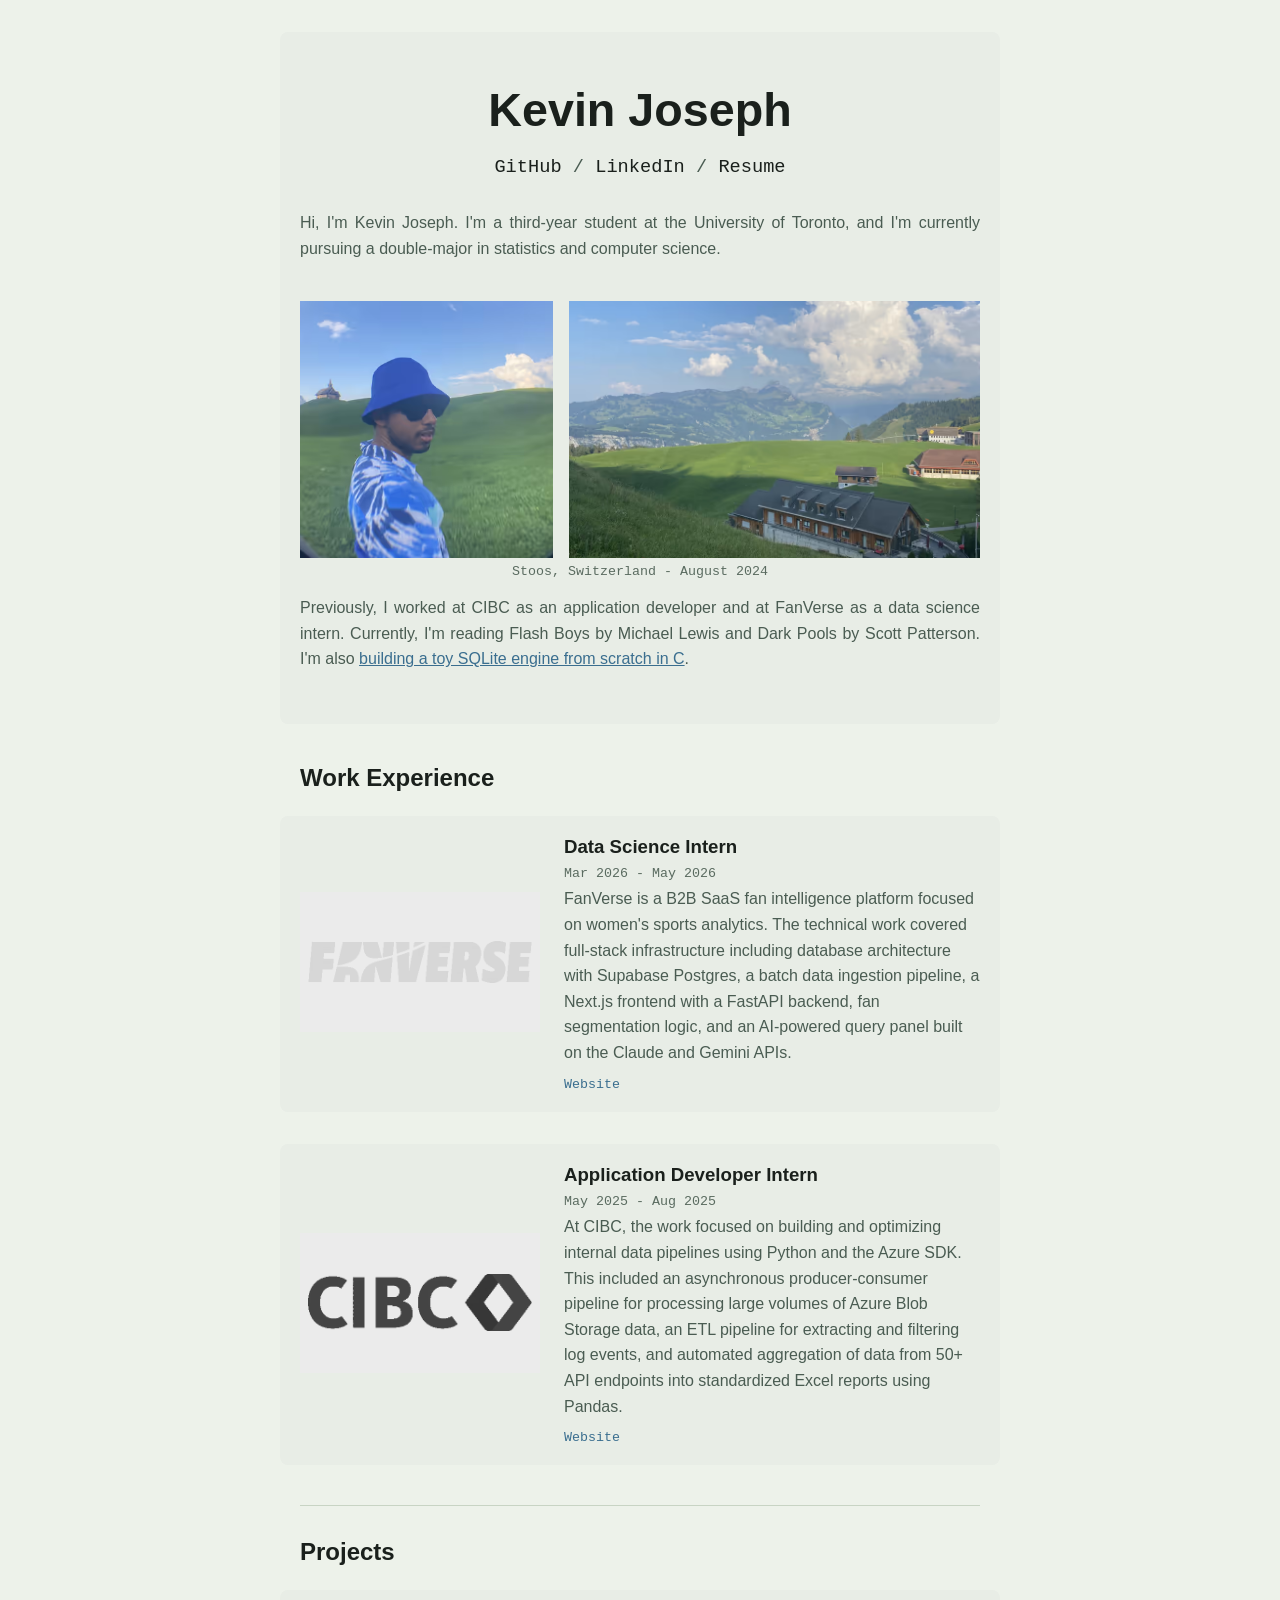
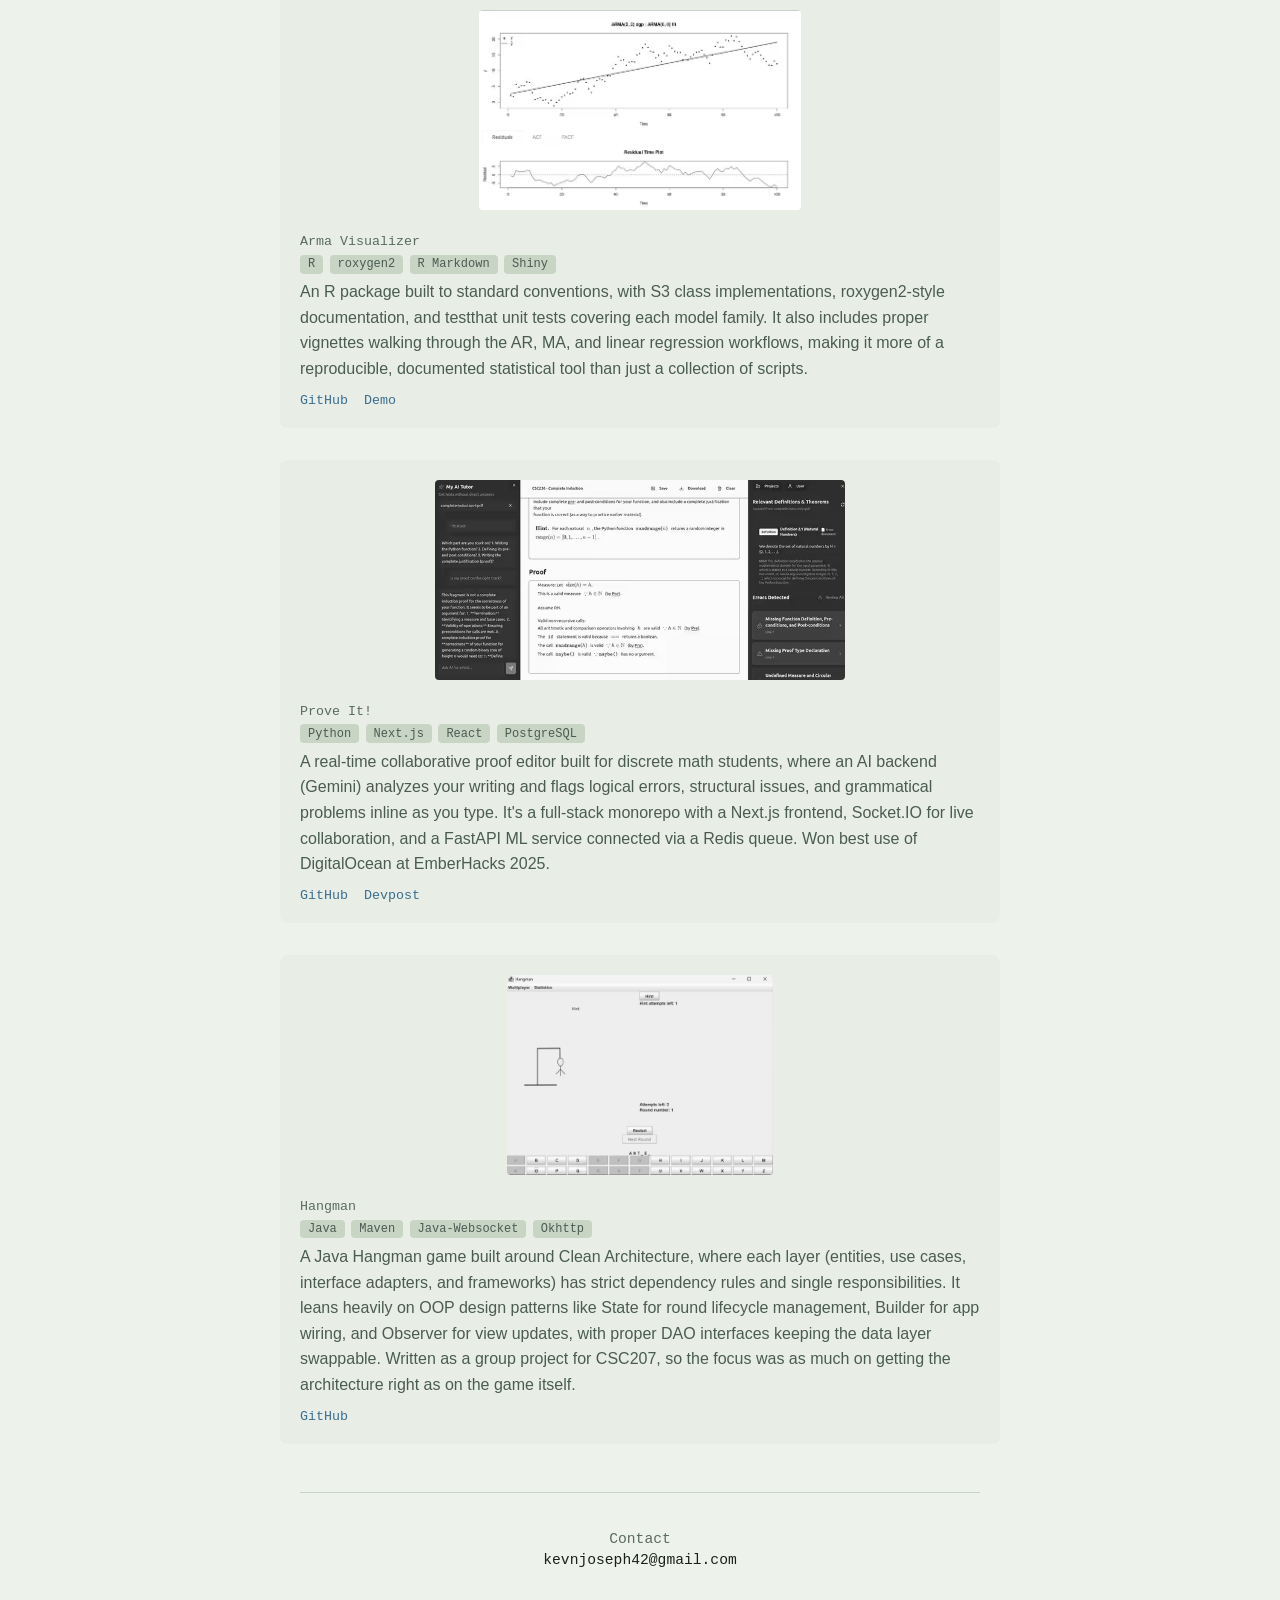
<file: index.html>
<!doctype html><html lang="en"><meta charset="UTF-8"><meta name="viewport" content="width=device-width,initial-scale=1"><title>Kevin Joseph</title><meta name="description" content="Kevin Joseph — CS & Statistics student at U of T. Application developer at CIBC, data science intern at FanVerse."><style>:root{--bg:#EDF2EA;--ink:#1A201C;--ink-soft:#4A5C52;--ink-muted:#5A6B60;--accent:#7A5230;--rule:#C8D4C4;--link:#3A6E8F}::selection{background:#c8dde8;color:#1a201c}a{color:var(--link)}body{margin:0;padding:2rem;font-family:Helvetica,Arial,sans-serif;text-align:center;background:var(--bg);color:var(--ink-soft)}h1{font-size:35pt;margin-bottom:.5rem;color:var(--ink)}.links{font-family:Consolas,monospace;font-size:14pt}.links a{color:var(--ink);text-decoration:none}.links a:hover{color:var(--accent);text-decoration:underline}.bio{font-size:12pt;max-width:680px;margin:2rem auto 2.5rem;line-height:1.6;text-align:justify}.image-row{display:grid;grid-template-columns:1fr 1.62fr;gap:1rem;max-width:680px;margin:0 auto;align-items:stretch}.img-frame{overflow:hidden;background:var(--rule)}.img-frame.square{height:100%}.img-frame.landscape{aspect-ratio:16/10}.img-caption{font-size:10pt;color:var(--ink-muted);font-family:Consolas,monospace;max-width:680px;margin:.4rem auto 0;text-align:center}.img-frame img{width:100%;height:100%;object-fit:cover;display:block}.webring svg{vertical-align:middle}.bio2{font-size:12pt;max-width:680px;margin:0 auto 2rem;line-height:1.6;text-align:justify}.bio2 a{color:var(--link);text-decoration:underline}.bio2 a:hover{color:var(--accent);text-decoration:underline}.work-heading{font-size:18pt;font-weight:700;max-width:680px;margin:0 auto 1.5rem;text-align:left;color:var(--ink)}.work-title{font-size:14pt;font-weight:700;color:var(--ink);margin:0 0 .15rem}.work-heading:nth-of-type(2){border-top:1px solid var(--rule);padding-top:2rem;margin-top:2.5rem}.intro-card{background:#e8ede6;padding:1.25rem;border-radius:8px;max-width:680px;margin:0 auto 2.5rem}.work-entry{display:flex;gap:1.5rem;max-width:680px;margin:0 auto 2rem;text-align:left;align-items:center;background:#e8ede6;padding:1.25rem;border-radius:8px}.work-entry img{width:240px;height:140px;object-fit:contain;flex-shrink:0;background:#e8ede6;padding:.5rem;box-sizing:border-box;filter:grayscale(100%);transition:filter .3s ease}.work-entry img:hover{filter:grayscale(0%)}.work-entry.project-entry{flex-direction:column;padding:1.25rem;gap:0}.work-entry.project-entry img{width:100%;height:200px;object-fit:cover;padding:0;border-radius:4px;filter:grayscale(100%);transition:filter .3s ease}.work-entry.project-entry img:hover{filter:grayscale(0%)}.work-entry p{font-size:12pt;line-height:1.6;margin:0}.work-entry>div{display:flex;flex-direction:column;gap:.35rem}.work-entry.project-entry>div{padding:1.25rem 0 0}.work-links{display:flex;gap:1rem;margin-top:.35rem}.work-links a{font-size:10pt;font-family:Consolas,monospace;color:var(--link);text-decoration:none}.work-links a:hover{color:var(--accent);text-decoration:underline}.work-date{font-size:10pt;color:var(--ink-muted);font-family:Consolas,monospace}.tech-tags{display:flex;flex-wrap:wrap;gap:.4rem}.tech-tag{font-size:9pt;font-family:Consolas,monospace;color:var(--ink-soft);background:var(--rule);padding:.15rem .5rem;border-radius:4px}.contact{max-width:680px;margin:3rem auto 0;padding-top:1.5rem;border-top:1px solid var(--rule);font-family:Consolas,monospace;font-size:11pt}.contact-label{color:var(--ink-muted);margin-bottom:.3rem}.contact a{color:var(--ink);text-decoration:none}.contact a:hover{color:var(--accent);text-decoration:underline}@media (max-width:600px){body{padding:1.25rem}h1{font-size:26pt}.image-row{grid-template-columns:1fr}.img-frame.square{height:auto;aspect-ratio:1/1}img{display:none}}</style><div class="intro-card"><h1>Kevin Joseph</h1><p class="links"><a href="https://github.com/kevin-joseph05" target="_blank" rel="noopener noreferrer">GitHub</a> / <a href="https://linkedin.com/in/kevin--joseph" target="_blank" rel="noopener noreferrer">LinkedIn</a> / <a href="assets/resume.pdf" target="_blank" rel="noopener noreferrer">Resume</a><p class="bio">Hi, I'm Kevin Joseph. I'm a third-year student at the University of Toronto, and I'm currently pursuing a double-major in statistics and computer science.<div class="image-row"><div><div class="img-frame square"><picture><source srcset="assets/square.avif" type="image/avif"><source srcset="assets/square.webp" type="image/webp"><img src="assets/square.jpg" alt="square image" title="Picture of me!" fetchpriority="high"></picture></div></div><div><div class="img-frame landscape"><picture><source srcset="assets/rectangle.avif" type="image/avif"><source srcset="assets/rectangle.webp" type="image/webp"><img src="assets/rectangle.jpg" alt="landscape image" title="Great landscape pic of the Swiss Alps" fetchpriority="high"></picture></div></div></div><p class="img-caption">Stoos, Switzerland - August 2024<div data-webring="ca" data-member="kevin-joseph" style="--webring-accent:#7A5230;font-family:Consolas,monospace;font-size:14pt;margin:1rem 0"></div><script src="https://webring.ca/embed.js" defer="defer"></script><p class="bio2">Previously, I worked at CIBC as an application developer and at FanVerse as a data science intern. Currently, I'm reading Flash Boys by Michael Lewis and Dark Pools by Scott Patterson. I'm also <a href="https://github.com/kevin-joseph05/sqlite-in-c" target="_blank" rel="noopener noreferrer">building a toy SQLite engine from scratch in C</a>.</div><h2 class="work-heading">Work Experience</h2><div class="work-entry"><a href="https://www.wearefanverse.com/" target="_blank" rel="noopener noreferrer" aria-label="FanVerse website"><picture><source srcset="assets/work/fanverse.avif" type="image/avif"><source srcset="assets/work/fanverse.webp" type="image/webp"><img src="assets/work/fanverse.png" alt="Fanverse" loading="lazy"></picture></a><div><span class="work-title">Data Science Intern</span> <span class="work-date">Mar 2026 - May 2026</span><p>FanVerse is a B2B SaaS fan intelligence platform focused on women's sports analytics. The technical work covered full-stack infrastructure including database architecture with Supabase Postgres, a batch data ingestion pipeline, a Next.js frontend with a FastAPI backend, fan segmentation logic, and an AI-powered query panel built on the Claude and Gemini APIs.<div class="work-links"><a href="https://www.wearefanverse.com/" target="_blank" rel="noopener noreferrer">Website</a></div></div></div><div class="work-entry"><a href="https://www.cibc.com/" target="_blank" rel="noopener noreferrer" aria-label="CIBC website"><picture><source srcset="assets/work/cibc-logo.avif" type="image/avif"><source srcset="assets/work/cibc-logo.webp" type="image/webp"><img src="assets/work/cibc-logo.png" alt="CIBC" loading="lazy"></picture></a><div><span class="work-title">Application Developer Intern</span> <span class="work-date">May 2025 - Aug 2025</span><p>At CIBC, the work focused on building and optimizing internal data pipelines using Python and the Azure SDK. This included an asynchronous producer-consumer pipeline for processing large volumes of Azure Blob Storage data, an ETL pipeline for extracting and filtering log events, and automated aggregation of data from 50+ API endpoints into standardized Excel reports using Pandas.<div class="work-links"><a href="https://www.cibc.com/" target="_blank" rel="noopener noreferrer">Website</a></div></div></div><h2 class="work-heading">Projects</h2><div class="work-entry project-entry"><a href="https://019d0430-b246-4443-c144-9437cec4e883.share.connect.posit.cloud/" target="_blank" rel="noopener noreferrer" aria-label="Arma Visualizer demo"><picture><source srcset="assets/projects/armavisualizer.avif" type="image/avif"><source srcset="assets/projects/armavisualizer.webp" type="image/webp"><img src="assets/projects/armavisualizer.jpg" alt="Arma Visualizer Screenshot" loading="lazy"></picture></a><div><span class="work-date">Arma Visualizer</span> <span class="tech-tags"><span class="tech-tag">R</span><span class="tech-tag">roxygen2</span><span class="tech-tag">R Markdown</span><span class="tech-tag">Shiny</span></span><p>An R package built to standard conventions, with S3 class implementations, roxygen2-style documentation, and testthat unit tests covering each model family. It also includes proper vignettes walking through the AR, MA, and linear regression workflows, making it more of a reproducible, documented statistical tool than just a collection of scripts.<div class="work-links"><a href="https://github.com/Kevaan-b/STA380" target="_blank" rel="noopener noreferrer">GitHub</a> <a href="https://019d0430-b246-4443-c144-9437cec4e883.share.connect.posit.cloud/" target="_blank" rel="noopener noreferrer">Demo</a></div></div></div><div class="work-entry project-entry"><a href="https://devpost.com/software/prove-it" target="_blank" rel="noopener noreferrer" aria-label="Prove It! Devpost"><picture><source srcset="assets/projects/prove-it.avif" type="image/avif"><source srcset="assets/projects/prove-it.webp" type="image/webp"><img src="assets/projects/prove-it.jpg" alt="Prove It! Screenshot" loading="lazy"></picture></a><div><span class="work-date">Prove It!</span> <span class="tech-tags"><span class="tech-tag">Python</span><span class="tech-tag">Next.js</span><span class="tech-tag">React</span><span class="tech-tag">PostgreSQL</span></span><p>A real-time collaborative proof editor built for discrete math students, where an AI backend (Gemini) analyzes your writing and flags logical errors, structural issues, and grammatical problems inline as you type. It's a full-stack monorepo with a Next.js frontend, Socket.IO for live collaboration, and a FastAPI ML service connected via a Redis queue. Won best use of DigitalOcean at EmberHacks 2025.<div class="work-links"><a href="https://github.com/phintruong/Prove-It" target="_blank" rel="noopener noreferrer">GitHub</a> <a href="https://devpost.com/software/prove-it" target="_blank" rel="noopener noreferrer">Devpost</a></div></div></div><div class="work-entry project-entry"><a href="https://github.com/jxlin25/CSC207-Hangman" target="_blank" rel="noopener noreferrer" aria-label="Hangman GitHub"><picture><source srcset="assets/projects/hangman-java-game.avif" type="image/avif"><source srcset="assets/projects/hangman-java-game.webp" type="image/webp"><img src="assets/projects/hangman-java-game.jpg" alt="Hangman Screenshot" loading="lazy"></picture></a><div><span class="work-date">Hangman</span> <span class="tech-tags"><span class="tech-tag">Java</span><span class="tech-tag">Maven</span><span class="tech-tag">Java-Websocket</span><span class="tech-tag">Okhttp</span></span><p>A Java Hangman game built around Clean Architecture, where each layer (entities, use cases, interface adapters, and frameworks) has strict dependency rules and single responsibilities. It leans heavily on OOP design patterns like State for round lifecycle management, Builder for app wiring, and Observer for view updates, with proper DAO interfaces keeping the data layer swappable. Written as a group project for CSC207, so the focus was as much on getting the architecture right as on the game itself.<div class="work-links"><a href="https://github.com/jxlin25/CSC207-Hangman" target="_blank" rel="noopener noreferrer">GitHub</a></div></div></div><div class="contact"><p class="contact-label">Contact</p><a href="mailto:kevnjoseph42@gmail.com">kevnjoseph42@gmail.com</a></div>
</file>
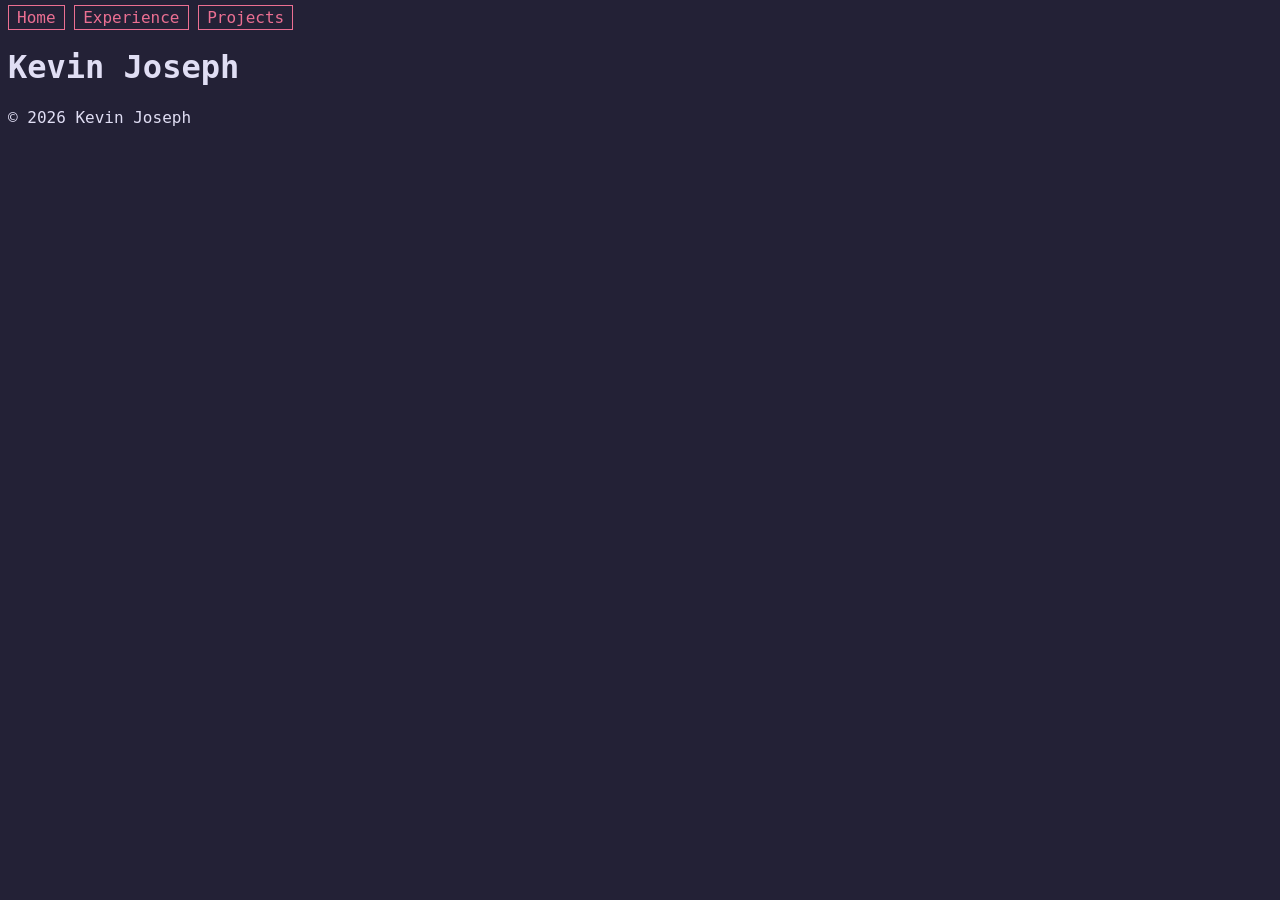
<file: projects.html>
<!DOCTYPE html>
<html lang="en">
<head>
  <meta charset="UTF-8" />
  <meta name="viewport" content="width=device-width, initial-scale=1.0"/>
  <title>Kevin Joseph</title>
  <meta name="description" content="..." />
  <link rel="icon" href="assets/favicon.ico" />
  <link rel="stylesheet" href="assets/style.css" />
</head>
<body class="dark-mode">
  <header>
    <nav>
        <a href="index.html" class="nav-link">Home</a>
        <a href="work.html" class="nav-link">Experience</a>
        <a href="projects.html" class="nav-link">Projects</a>

    </nav>
  </header>

  <main>
      <h1>Kevin Joseph</h1>
  </main>

  <footer>
    <p>© 2026 Kevin Joseph</p>
  </footer>
</body>
</html>
</file>
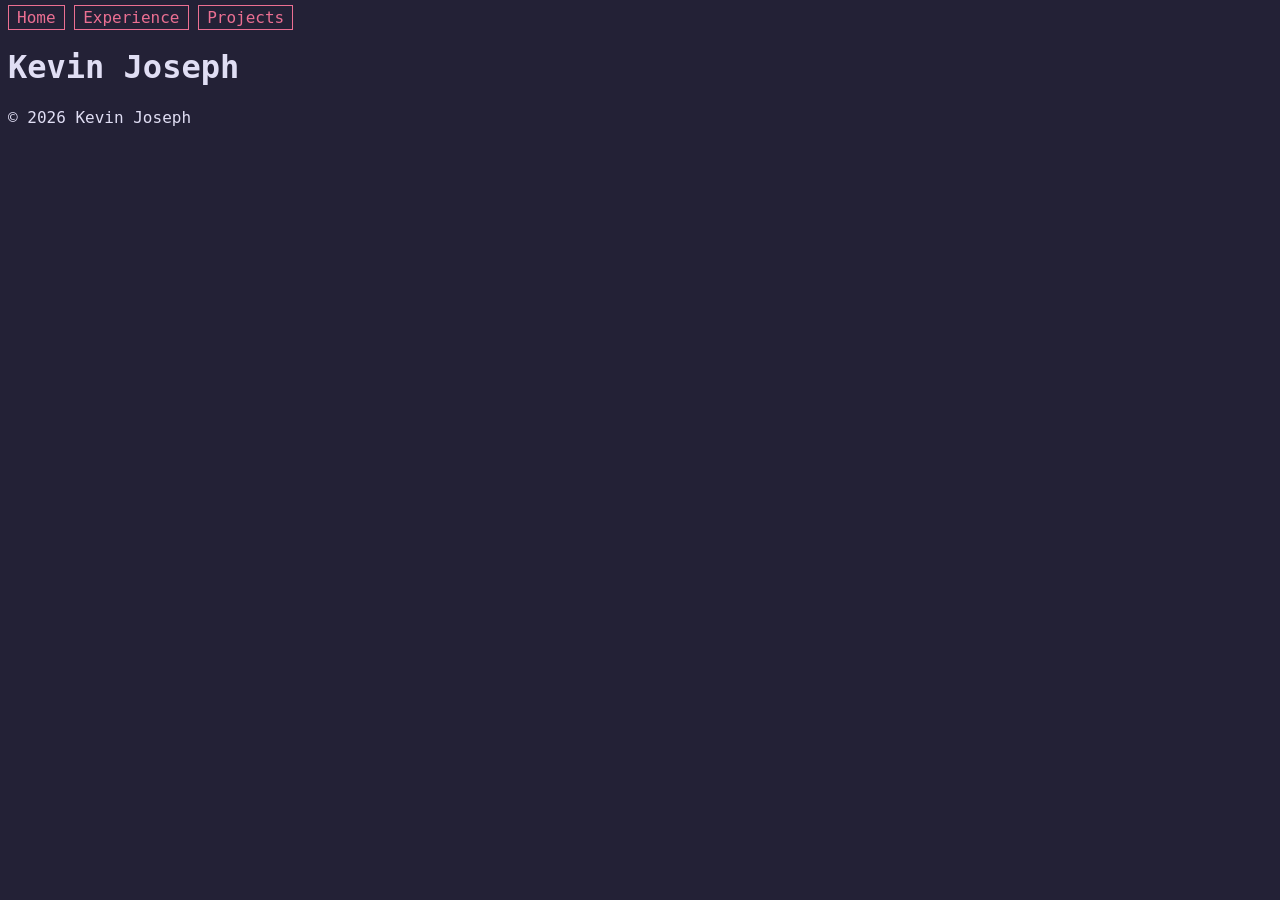
<file: work.html>
<!DOCTYPE html>
<html lang="en">
<head>
  <meta charset="UTF-8" />
  <meta name="viewport" content="width=device-width, initial-scale=1.0"/>
  <title>Kevin Joseph</title>
  <meta name="description" content="..." />
  <link rel="icon" href="assets/favicon.ico" />
  <link rel="stylesheet" href="assets/style.css" />
</head>
<body class="dark-mode">
  <header>
    <nav>
        <a href="index.html" class="nav-link">Home</a>
        <a href="work.html" class="nav-link">Experience</a>
        <a href="projects.html" class="nav-link">Projects</a>

    </nav>
  </header>

  <main>
      <h1>Kevin Joseph</h1>
  </main>

  <footer>
    <p>© 2026 Kevin Joseph</p>
  </footer>
</body>
</html>
</file>
<file: assets/style.css>
a {
    color: #c4a7e7; 
}

a:hover {
    color: #f6c177;   
}

:root, .light-mode {
  --bg: #faf4ed;
  --text: #575279;
}
.dark-mode {
  --bg: #232136;
  --text: #e0def4;
}
body {
  background-color: var(--bg);
  color: var(--text);
  font-family: Consolas, monospace;
}

.nav-link {
  color: #eb6f92;
  text-decoration: none;
  border: 1px solid #eb6f92;
  padding: 2px 8px;
}
.nav-link:hover {
  color: #ebbcba;
  border-color: #ebbcba;
}

.contact-link {
  color: #31748f;
  text-decoration: none;
}
.contact-link:hover {
  color: #9ccfd8;
}
</file>
